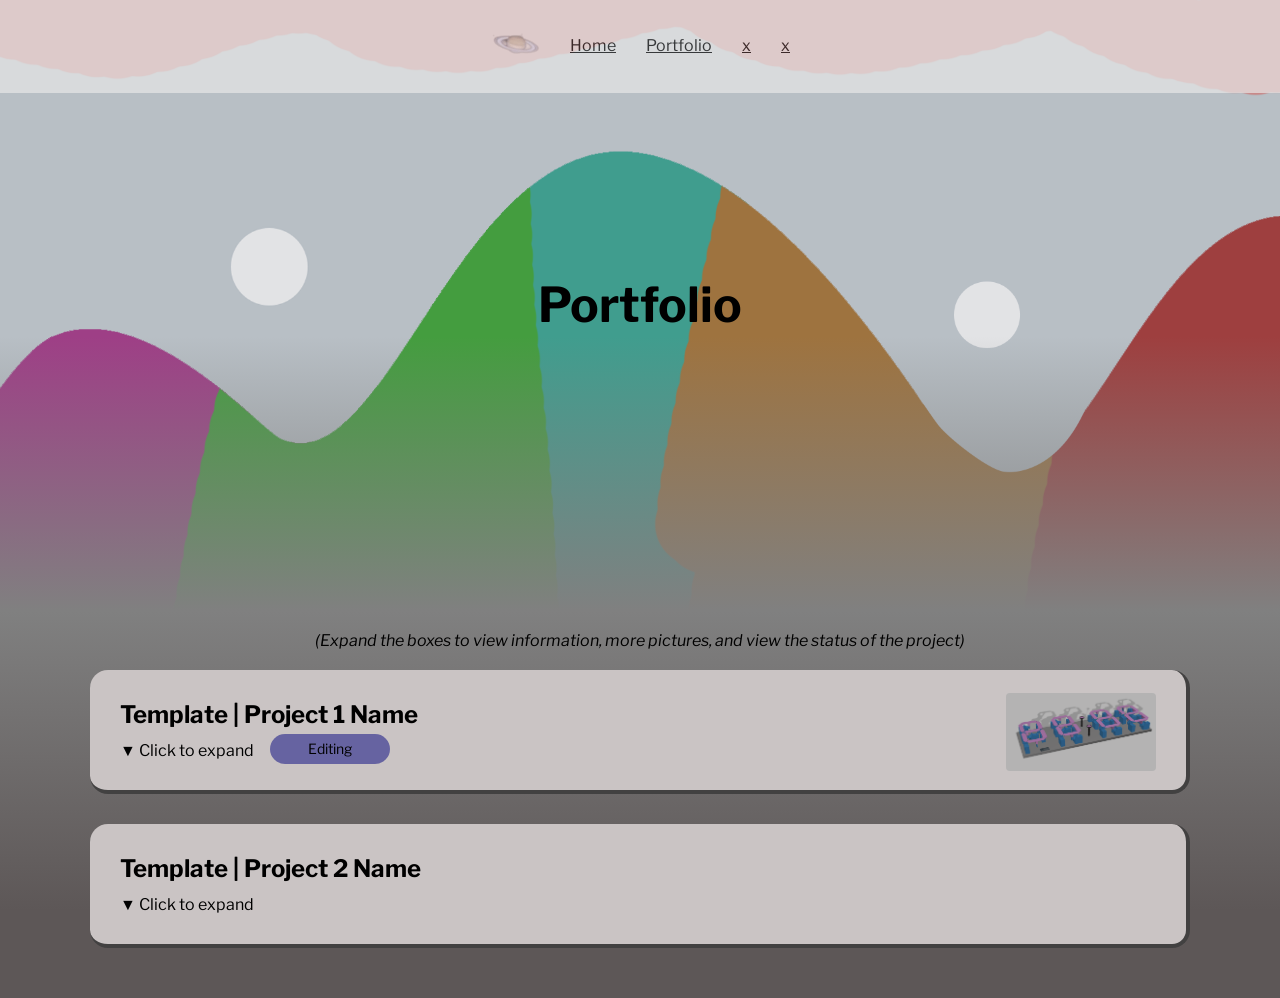
<file: portfolio.html>
<!DOCTYPE html>
<html>
<head>
  <meta charset="utf-8">
  <title>Finn Lambrix | Portfolio</title>
  <meta name="viewport" content="width=device-width, initial-scale=1">
  <link href="mainStyle.css" rel="stylesheet">
  <link href="https://fonts.googleapis.com/css2?family=Libre+Franklin:wght@500&display=swap" rel="stylesheet">
  <link rel="icon" type="image/x-icon" href="media/saturn_logo.png">
  <link rel="stylesheet" href="clockStyle.css">
 <style>
    html, body {
      overflow-x: hidden;
      max-width: 100%;
      margin: 0;
      padding: 0;
    }

    body {
      font-family: 'Libre Franklin', sans-serif;
    }

    .image-container {
      width: 100%; 
      height: auto;
      position: relative;
      overflow: hidden;
    }

    .image-container img {
      width: 100%;
      height: auto;
      object-fit: cover;
    }

    .overlay-text {
      position: absolute;
      top: 50%;
      left: 50%;
      transform: translate(-50%, -50%);
      color: black;
      text-align: center;
    }

    .bigBox {
      position: relative;
      box-sizing: border-box;
      width: 100%;
      max-width: 1100px;
      margin: 0 auto 30px;
      scroll-margin-top: 120px;
      padding: 30px;
      background: rgb(202, 196, 196);
      border-right: 4px solid rgb(66, 65, 65);
      border-bottom: 4px solid rgb(66, 65, 65);
      border-radius: 18px;
      transition: background-color 0.3s ease;
    }

    .bigBox:hover {
      background-color: #e5e5e5;
    }

    .bigBox h1 {
      margin-bottom: 12px;
      font-size: 24px;
    }

    .bigBox .dropdown-box {
      display: grid;
      grid-template-rows: 0fr;
      position: relative;
      visibility: hidden;
      opacity: 0;
      overflow: hidden;
      padding: 0;
      transition: grid-template-rows 0.3s ease, opacity 0.2s ease, padding 0.3s ease, visibility 0s linear 0.3s;
    }

    .bigBox .dropdown-box > .left-content {
      min-height: 0;
      overflow: hidden;
      width: 50%;
      text-align: justify;
    }

    .bigBox .dropdown-toggle:checked + .not-selectable + .dropdown-box {
      grid-template-rows: 1fr;
      visibility: visible;
      opacity: 1;
      padding: 16px 0 0;
      transition: grid-template-rows 0.3s ease, opacity 0.2s ease, padding 0.3s ease;
    }

    .dropdown-toggle:not(:checked) ~ label .label-expanded {
      display: none;
    }

    .dropdown-toggle:checked ~ label .label-collapsed {
      display: none;
    }

    .dropdown-toggle:checked ~ label .label-expanded {
      display: inline;
    }

    #clockFontDiv {
      position: relative;
      width: 256%;
      height: 220px;
      overflow-x: auto;
      overflow-y: hidden;
      transform: scale(0.4);
      transform-origin: top left;
      margin-left: -10%;
      overflow: hidden;
      margin-top: 60px;
      transition: 0.2s ease;
    }

    .previewImgDiv {
      position: absolute;
      top: 25px;
      right: 30px;
      width: 150px;
      height: auto;
      transition: width 0.3s ease, margin-top 0.3s ease;
      border-radius: 4px;
    }


    #tooltip {

      width: 100%;
      text-align: center;
      font-style: italic;
      margin-bottom: 20px;

    }
    .previewImg {
      position: absolute;
      top: 25px;
      right: 30px;
      width: 150px;
      height: auto;
      transition: width 0.3s ease, margin-top 0.3s ease;
      border-radius: 4px;
      margin-top: -27px;
      margin-right: -30px;
      
    }
    .bigBox:has(.dropdown-toggle:checked) .previewImg {
      width: 500px;
      margin-top: 50px;
    }

    #nextBtn, #prevBtn {
      position: absolute;
      top: 50%;
      transform: translateY(-50%);
      background-color: rgba(0, 0, 0, 0.5);
      color: white;
      border: none;
      padding: 10px;
      cursor: pointer;
      font-size: 18px;
      border-radius: 4px;
      opacity: 0;
    }

    #nextBtn {
      right: 10px;
    }

    #prevBtn {
      left: 10px;
    }

    .progressTag {
      width: 120px;
      height: 30px;
      border-radius: 20px;
      position: absolute;
      left: 180px;
      top: 64px;
      transition: width 0.3s ease;
    }

    .bigBox:has(.dropdown-toggle:checked) .progressTag {
      width: 400px;
      height: 60px;
      left: 50px;
      top: 100px;
    }

    .bigBox:has(.dropdown-toggle:checked) .tagText {
     padding-left: 4px;
     padding-top: 2px;
     
    }

    .tagCircle {
      width: 22px;
      height: 22px;
      border-radius: 20px;
      background: white;
      position: absolute;
      top: 4px;
      left: 4px;
      transition: transform 0.3s ease, top 0.3s ease, border-radius 0.3s ease, clip-path 0.3s ease;
    }

    .progressTag:hover .tagCircle {
      /*clip-path: polygon(0 39%, 100% 39%, 100% 75%, 75% 75%, 50% 100%, 20% 75%, 0% 75%);
      */transform: scale(5);
      top: -50px;
    }

    .progressTag[data-status="finished"] {
      background-color: #288d52;
    }

  .progressTag[data-status="inProgress"] {
     background-color: #9b2518;
  }   


  .progressTag[data-status="editing"] {
     background-color: #6663a1;
  }   

  

  .tagText {
      display: block;
      text-align: center;
      line-height: 30px;
      font-size: 14px;
      transition: 0.2s ease;
  }


  </style>
</head>
<body>
<div id="uberbar">
    <img src="media/saturn_logo.png" alt="logo">
    <a href="index.html" style="color: black">Home</a>
    <a href="portfolio.html" style="color: black">Portfolio</a>
    <a href="x.html" style="color: black">x</a>
    <a href="x.html" style="color: black">x</a>
  </div>
       
  <div class="image-container">
    <img src="media/placeholder_background.png" alt="Logo">
    <div id="banner-gradient"></div>

    <div class="overlay-text">
      <h1>Portfolio</h1>
    </div>
  </div>
  <div class="content">
    <div id="footer-gradient"></div>
    
    <!--
    rank @ <a href="url"  target="_blank">name | num Members</a>
    -->
<p id="tooltip">(Expand the boxes to view information, more pictures, and view the status of the project)</p>




  <div class="bigBox" id="project1BigBox">
    <h1>Template | Project 1 Name</h1>
    <div class="previewImgDiv">
    <img class="previewImg" src="./media/clock/clock_1.png">
      <button id="prevBtn" onclick="prevImage();"><</button>
      <button id="nextBtn" onclick="nextImage();">></button>
    </div>
    <div class="progressTag" data-status="editing">
      <span class="tagText"></span>
    </div>
    <input type="checkbox" id="project1" class="dropdown-toggle" />
    <label for="project1" class="not-selectable" style="cursor: pointer;">
      <span onclick="makeWord('the clock');" class="label-collapsed">▼ Click to expand</span>
      <span onclick="removeAllTabs();" class="label-expanded">▲ Click to collapse</span>
    </label>
    

  <div class="dropdown-box">
   
    <div class="left-content">
      <div id="clockFontDiv"></div>
      <p style="margin-top: -100px;">Lorem ipsum dolor sit amet, consectetur adipiscing elit, sed do eiusmod tempor incididunt ut labore et dolore magna aliqua. Ut enim ad minim veniam, quis nostrud exercitation ullamco laboris nisi ut aliquip ex ea commodo consequat. Duis aute irure dolor in reprehenderit in voluptate velit esse cillum dolore eu fugiat nulla pariatur. Excepteur sint occaecat cupidatat non proident, sunt in culpa qui officia deserunt mollit anim id est laborum.</p>
    </div>
  </div>
</div> <!--project ending-->





<div class="bigBox" id="project2BigBox">
    <h1>Template | Project 2 Name</h1>
    <input type="checkbox" id="project2" class="dropdown-toggle" />
    <label for="project2" class="not-selectable" style="cursor: pointer;">
      <span class="label-collapsed">▼ Click to expand</span>
      <span class="label-expanded">▲ Click to collapse</span>
    </label>

  <div class="dropdown-box">
    <div class="left-content">
      Lorem ipsum dolor sit amet, consectetur adipiscing elit, sed do eiusmod tempor incididunt ut labore et dolore magna aliqua. Ut enim ad minim veniam, quis nostrud exercitation ullamco laboris nisi ut aliquip ex ea commodo consequat. Duis aute irure dolor in reprehenderit in voluptate velit esse cillum dolore eu fugiat nulla pariatur. Excepteur sint occaecat cupidatat non proident, sunt in culpa qui officia deserunt mollit anim id est laborum.
      
    </div>
  </div>
</div> <!--project ending-->





    </div> <!--content-->

  </div>





</div>



 <script src="clockScript.js"></script>
 <script>
   document.querySelectorAll(".dropdown-toggle").forEach((toggle) => {
     toggle.addEventListener("change", () => {
       if (!toggle.checked) return;

       const projectBox = toggle.closest(".bigBox");
       const dropdown = projectBox?.querySelector(".dropdown-box");
       if (!projectBox || !dropdown) return;

       const scrollAfterExpand = (event) => {
         if (event.target !== dropdown || event.propertyName !== "grid-template-rows") return;

         dropdown.removeEventListener("transitionend", scrollAfterExpand);
         if (toggle.checked) {
           projectBox.scrollIntoView({ behavior: "smooth", block: "start" });
         }
       };

       dropdown.addEventListener("transitionend", scrollAfterExpand);
     });
   });



   const statusLabels = {
    finished: "Finished",
    inProgress: "In Progress",
    editing: "Editing"
   };

   const expandedStatusLabels = {
     finished: "Finished: This project has been marked as finished, this is its final state for now and will not be added onto!",
     inProgress: "In Progress: This entry is up to date, but this project is unfinished. Updates will be provided when available!",
     editing: "Editing: Info (text descriptions and images) are still being added to this entry."
   };

   document.querySelectorAll(".progressTag").forEach((tag) => {
     const tagText = tag.querySelector(".tagText");
     const toggle = tag.closest(".bigBox")?.querySelector(".dropdown-toggle");
     const label = statusLabels[tag.dataset.status];
     const expandedLabel = expandedStatusLabels[tag.dataset.status];

     if (!tagText || !label) return;

     const updateTagText = () => {
       tagText.textContent = toggle?.checked && expandedLabel ? expandedLabel : label;
     };

     updateTagText();
     toggle?.addEventListener("change", updateTagText);
   });

 </script>



</body>
</html>
<!--

projects to add:
  electrical
    clock
    radio in a box (small)
    heavy rescue lightbar

  3d design
    cars (one tab?)
      saturn shitbox
      bls/heavy rescue
      volvos
      saturn shuttle
    deepwater horizon
    trains
    boats (one tab?)
      arleigh burke
      maersk
    reverse engineered parts?
      headlight bracket
      ashtray for car
    
    design
      posters
        heavy rescue
        volvo
        arleigh burke
        shitbox

    coding  
      sOS
      encryption/decrypton
      lifepak
      health bar system for wab
      ELS creator
      bls simulator



-->
</file>
<file: mainStyle.css>
* {
  margin: 0;
  padding: 0;
}

body {
  background-color: transparent;
  position: relative;
  color: #000; 
  font-family: sans-serif;
  margin: 0; 
}



.content {
  background: transparent;
  padding: 20px;
  position: relative;
}




h1 {
  background: none
}

#footer-gradient {
  background: linear-gradient(to bottom, rgba(128, 128, 128, 1), rgba(128, 128, 128, 0));
  position: absolute;
  top: 0;
  left: 0;
  width: 100%;
  height: 300px;
  z-index: 0;
  pointer-events: none;
}

.content > *:not(#footer-gradient) {
  position: relative;
  z-index: 1;
}

#banner-gradient {
  background: linear-gradient(to bottom, rgba(255, 0, 0, 0) 0%, rgba(255, 0, 0, 0) 55%, rgb(128, 128, 128) 100%);
  position: absolute;
  inset: 0;
  z-index: 1;
  pointer-events: none;
}

.image-container {
  position: relative;
  display: block;
}

.image-container img {
  display: block;
  width: 100%;
  height: auto;
}

.overlay-text {
  font-family: 'Libre Franklin', sans-serif;
  position: absolute;
  top: 50%; 
  left: 50%; 
  transform: translate(-50%, -50%); 
  background-color: transparent; 
  color: #000; 
  padding: 10px 20px; 
  font-size: 48px; 
  text-align: center;
}



.overlay-text h1 {
  font-size: 48px;
  margin: 0;
}

.overlay-text p {
  font-size: 18px;
  margin: 10px 0 0 0;
}



img {
  opacity: 0.9;
}


#uberbar {
  border-bottom: 3px solid #e7e7e7;
  background: #e5e5e5;
  opacity: 0.7;
  padding: 20px;
  position: fixed;
  top: 0;
  left: 0;
  z-index: 2000;
  width: 100%;
  box-sizing: border-box;
  text-decoration-line: underline;
  display: flex;
  align-items: center;    
  justify-content: center;
  gap: 30px;         
}


.image-row {
  display: flex;              
  justify-content: space-evenly; 
  align-items: center;        
  margin-top: 20px;
  margin-left: 60px;
}

.image-row img {
  width: 90%;                
  height: auto;       
  border-radius: 16px;
  transition: transform 0.3s;
}

.image-row img:hover {
  transform: scale(1.05);   
  cursor: context-menu;        
}


.centered {
  position: absolute;
  top: 50%;
  left: 50%;
  transform: translate(-50%, -50%);
}



.right-text {
  width: 40%;               
  margin-left: auto;       
  margin-right: 20px;        
  text-align: left;        
  padding: 20px;
  box-sizing: border-box;
}

.left-text {
  width: 50%;
  text-align: left;
  box-sizing: border-box;
  padding: 20px;
}

.left-image {
  width: 40%;               
  margin-right: 60px;        
  padding: 20px;
  box-sizing: border-box;
}


.right-image {
  width: 40%;
  float: right;
  padding: 20px;
  box-sizing: border-box;
}

.left-image {
  width: 40%;
  float: left;
  padding: 20px;
  box-sizing: border-box;
}

.mid-image {
  width: 40%;
  float: middle;
  padding: 20px;
  box-sizing: border-box;
}



body {
  background-color: white;
}


.container {
  letter-spacing: 1px;
  font-size: 18px;
  display: flex;
  align-items: center;
}


#dropdownContent {
  background-color: #f9f9f9;
  margin-top: 10px;
}

.dropdown-box {
  display: flex;
  visibility: hidden;
  opacity: 0;
  position: absolute;
  transition: visibility 0s, opacity 0.2s linear;
  align-items: flex-start;
  justify-content: space-between;
  padding: 20px;
  gap: 20px;
  flex-wrap: nowrap;     
}

.left-content {
  width: 75%;               
}

.right-image {
  width: 20%;             
  height: auto;
  object-fit: cover;
}

.dropdown-toggle:checked + .not-selectable + .dropdown-box {
  visibility: visible;
  opacity: 1;
  position: relative;
}

.dropdown-toggle {
  display: none;
}


.not-selectable {
  -webkit-touch-callout: none;
  -webkit-user-select: none;
  -khtml-user-select: none;
  -moz-user-select: none;
  -ms-user-select: none;
  user-select: none;
}

.slideshow-container {
  position: relative;
  width: 60%;
  height: 600px;
}

.slide {
  position: relative;
  width: 100%;
  height: 100%;
  display: none;
}

.slide:first-child {
  display: block;
}

.slide img {
  width: 100%;
  height: 100%;
  object-fit: contain;
}

.prev, .next {
  position: absolute;
  top: 50%;
  transform: translateY(-50%);
  width: auto;
  padding: calc(16px * 0.6); 
  font-size: calc(24px); 
  color: black;
  font-weight: bold;
  transition: 0.5s ease;
  border-radius: 0 3px 3px 0;
  cursor: pointer;
  margin-top: calc(-22px * 0.5); 
}

.next {
  right: 0;
  border-radius: 3px 0 0 3px;
}
</file>
<file: clockStyle.css>
@import url('https://fonts.googleapis.com/css2?family=Bebas+Neue&family=Playfair+Display:ital,wght@0,400..900;1,400..900&display=swap');


		body {
			background-color: #5d5757;
			margin: 0;
			padding: 0;
		}



		.tab {
			position: absolute;
			width: 20px;
			height: 70px;
			background: royalblue;
			color: white;
			display: flex;
			align-items: center;
			justify-content: center;
			font-weight: bold;
			border-radius: 12px;
			filter: drop-shadow(3px 4px 4px rgba(0, 0, 0, 0.4));
			corner-shape: bevel;
      clip-path: polygon(
    10px 0%, calc(100% - 10px) 0%, 
    100% 10px, 100% calc(100% - 10px), 
    calc(100% - 10px) 100%, 10px 100%, 
    0% calc(100% - 10px), 0% 10px
  );

			transform-style: preserve-3d;

			transform: rotateY(90deg), ;
			transform-style: preserve-3d;
			backface-visibility: hidden;

		}

		@keyframes spin3DOpenVert {
			from {
				transform: rotateY(90deg);
			}

			to {
				transform: rotateY(0deg);
			}
		}

		@keyframes spin3DCloseVert {
			from {
				transform: rotateY(0deg);
			}

			to {
				transform: rotateY(90deg);
			}
		}

		@keyframes spin3DOpenHorz {
			from {
				transform: rotateX(90deg);
			}

			to {
				transform: rotateX(0deg);
			}
		}

		@keyframes spin3DCloseHorz {
			from {
				transform: rotateX(0deg);
			}

			to {
				transform: rotateX(90deg);
			}
		}
</file>
